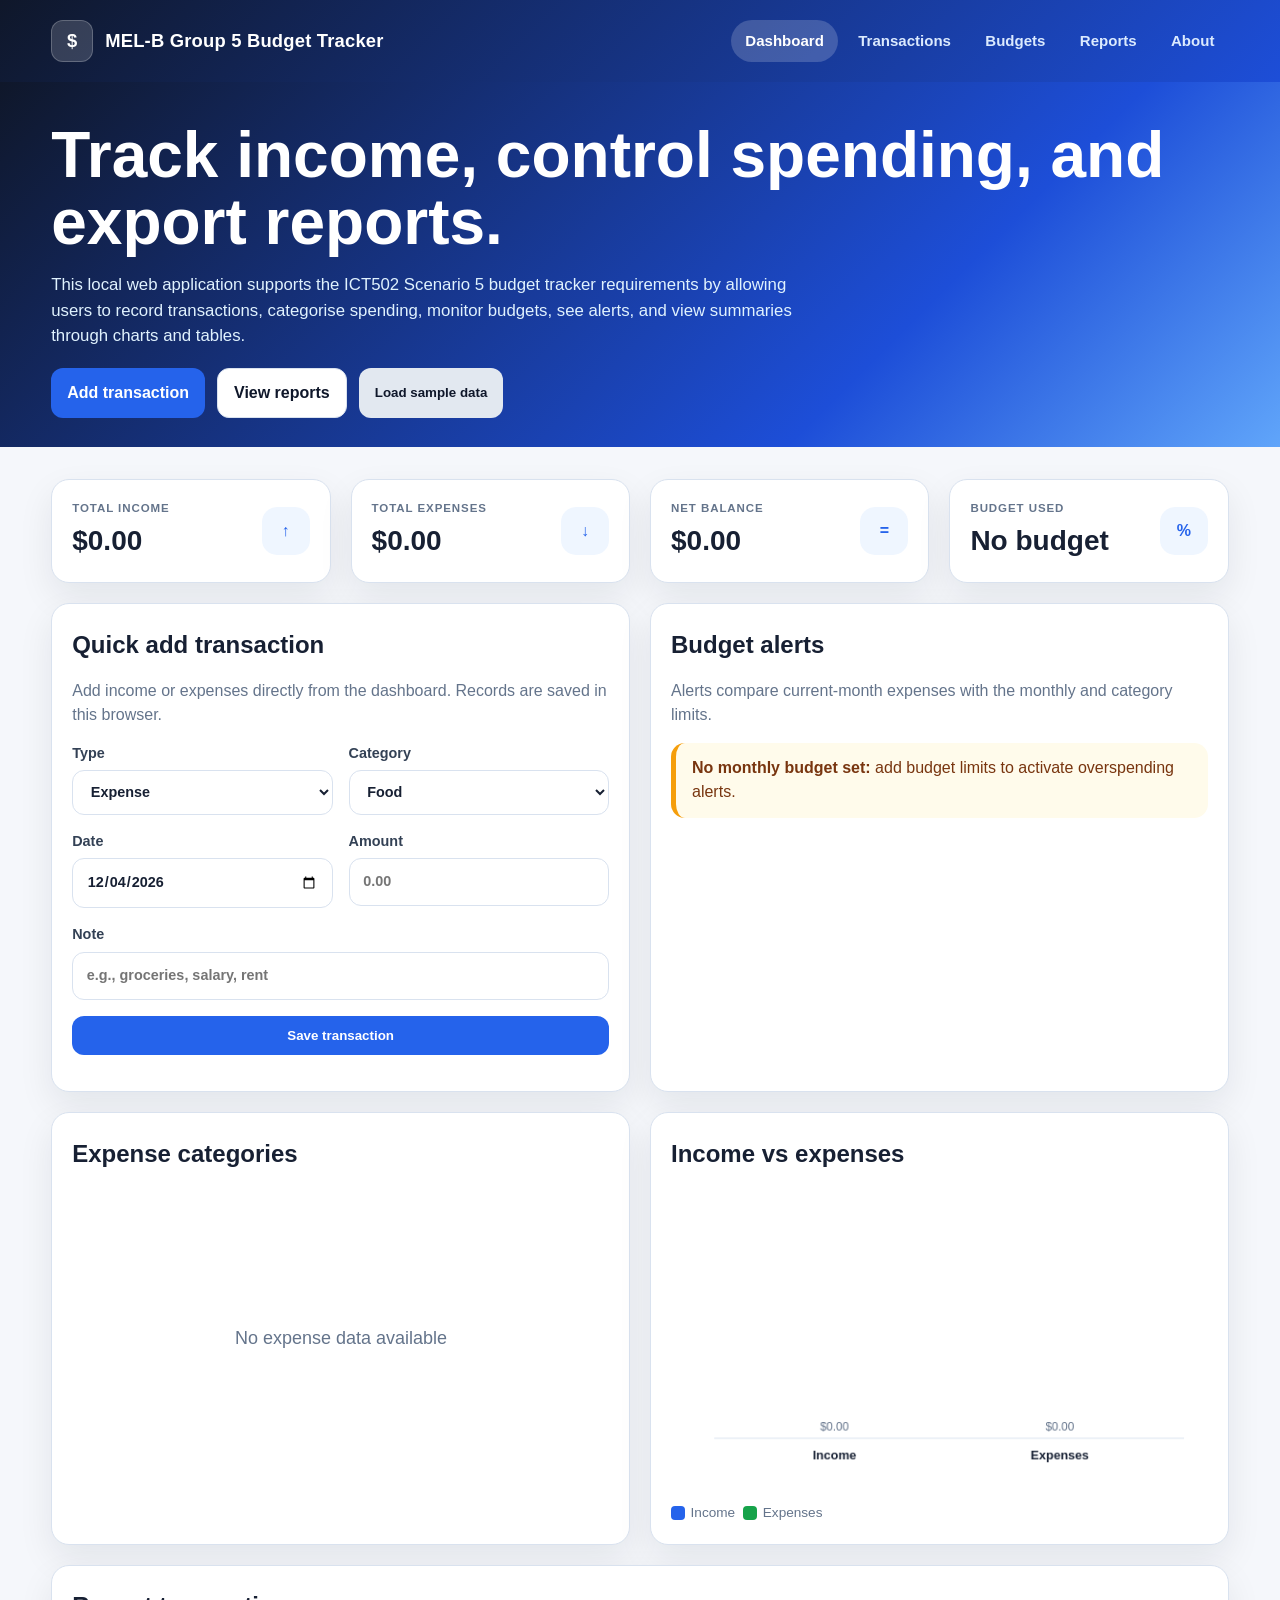
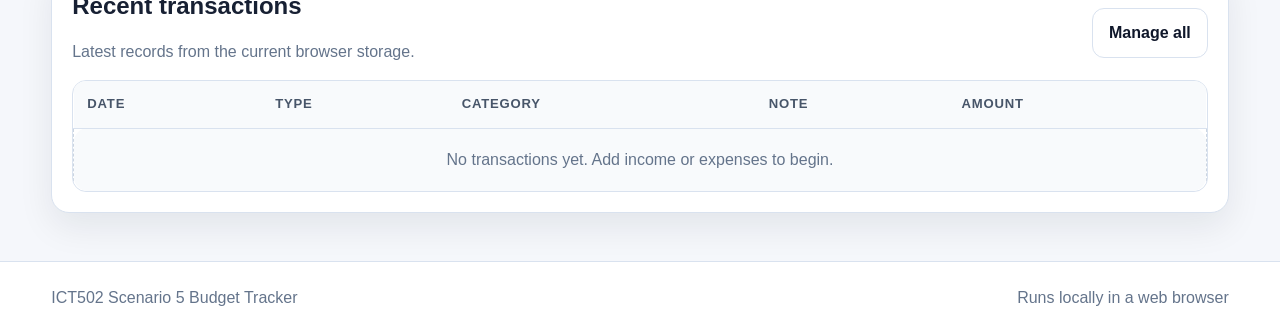
<file: index.html>
<!DOCTYPE html>
<html lang="en">
<head>
  <meta charset="UTF-8">
  <meta name="viewport" content="width=device-width, initial-scale=1.0">
  <title>MEL-B Group 5 | Budget Tracker Dashboard</title>
  <link rel="stylesheet" href="css/styles.css">
</head>
<body data-page="dashboard">
  <a class="skip-link" href="#main">Skip to main content</a>
  <header class="site-header">
    <div class="container navbar">
      <a class="logo" href="index.html"><span class="logo-mark">$</span><span>MEL-B Group 5 Budget Tracker</span></a>
      <nav class="nav-links" aria-label="Main navigation">
        <a href="index.html">Dashboard</a>
        <a href="transactions.html">Transactions</a>
        <a href="budgets.html">Budgets</a>
        <a href="reports.html">Reports</a>
        <a href="about.html">About</a>
      </nav>
    </div>
  </header>
  <section class="hero">
    <div class="container">
      <h1>Track income, control spending, and export reports.</h1>
      <p>This local web application supports the ICT502 Scenario 5 budget tracker requirements by allowing users to record transactions, categorise spending, monitor budgets, see alerts, and view summaries through charts and tables.</p>
      <div class="hero-actions no-print">
        <a class="btn btn-primary" href="transactions.html">Add transaction</a>
        <a class="btn btn-outline" href="reports.html">View reports</a>
        <button class="btn" id="loadSampleData" type="button">Load sample data</button>
      </div>
    </div>
  </section>
  <main class="main" id="main">
    <div class="container grid">
      <section class="grid grid-4" aria-label="Monthly summary cards">
        <article class="card stat"><div><small>Total income</small><strong id="totalIncome">$0.00</strong></div><span class="stat-icon">↑</span></article>
        <article class="card stat"><div><small>Total expenses</small><strong id="totalExpense">$0.00</strong></div><span class="stat-icon">↓</span></article>
        <article class="card stat"><div><small>Net balance</small><strong id="netBalance">$0.00</strong></div><span class="stat-icon">=</span></article>
        <article class="card stat"><div><small>Budget used</small><strong id="budgetUsed">No budget</strong></div><span class="stat-icon">%</span></article>
      </section>

      <section class="grid grid-2">
        <article class="card">
          <h2>Quick add transaction</h2>
          <p>Add income or expenses directly from the dashboard. Records are saved in this browser.</p>
          <form id="quickForm" data-message="#quickMessage">
            <input type="hidden" name="id">
            <div class="form-grid">
              <label>Type
                <select name="type" required>
                  <option value="expense">Expense</option>
                  <option value="income">Income</option>
                </select>
              </label>
              <label>Category
                <select name="category" required></select>
              </label>
              <label>Date
                <input type="date" name="date" required>
              </label>
              <label>Amount
                <input type="number" name="amount" min="0.01" step="0.01" placeholder="0.00" required>
              </label>
            </div>
            <label>Note
              <input type="text" name="note" maxlength="80" placeholder="e.g., groceries, salary, rent">
            </label>
            <button class="btn btn-primary" type="submit">Save transaction</button>
            <div id="quickMessage" aria-live="polite"></div>
          </form>
        </article>
        <article class="card">
          <h2>Budget alerts</h2>
          <p>Alerts compare current-month expenses with the monthly and category limits.</p>
          <div id="alerts"></div>
        </article>
      </section>

      <section class="grid grid-2">
        <article class="card">
          <h2>Expense categories</h2>
          <div class="canvas-box"><canvas id="expensePie" aria-label="Pie chart of expenses by category" role="img"></canvas></div>
          <div class="legend" id="expenseLegend"></div>
        </article>
        <article class="card">
          <h2>Income vs expenses</h2>
          <div class="canvas-box"><canvas id="incomeExpenseBar" aria-label="Bar chart comparing income and expenses" role="img"></canvas></div>
          <div class="legend" id="barLegend"></div>
        </article>
      </section>

      <section class="card">
        <div class="actions" style="justify-content:space-between">
          <div><h2>Recent transactions</h2><p>Latest records from the current browser storage.</p></div>
          <a class="btn btn-outline no-print" href="transactions.html">Manage all</a>
        </div>
        <div class="table-wrap">
          <table>
            <thead><tr><th>Date</th><th>Type</th><th>Category</th><th>Note</th><th>Amount</th></tr></thead>
            <tbody id="recentTableBody"></tbody>
          </table>
        </div>
      </section>
    </div>
  </main>
  <footer class="footer"><div class="container"><span>ICT502 Scenario 5 Budget Tracker</span><span>Runs locally in a web browser</span></div></footer>
  <script src="js/app.js"></script>
</body>
</html>
</file>
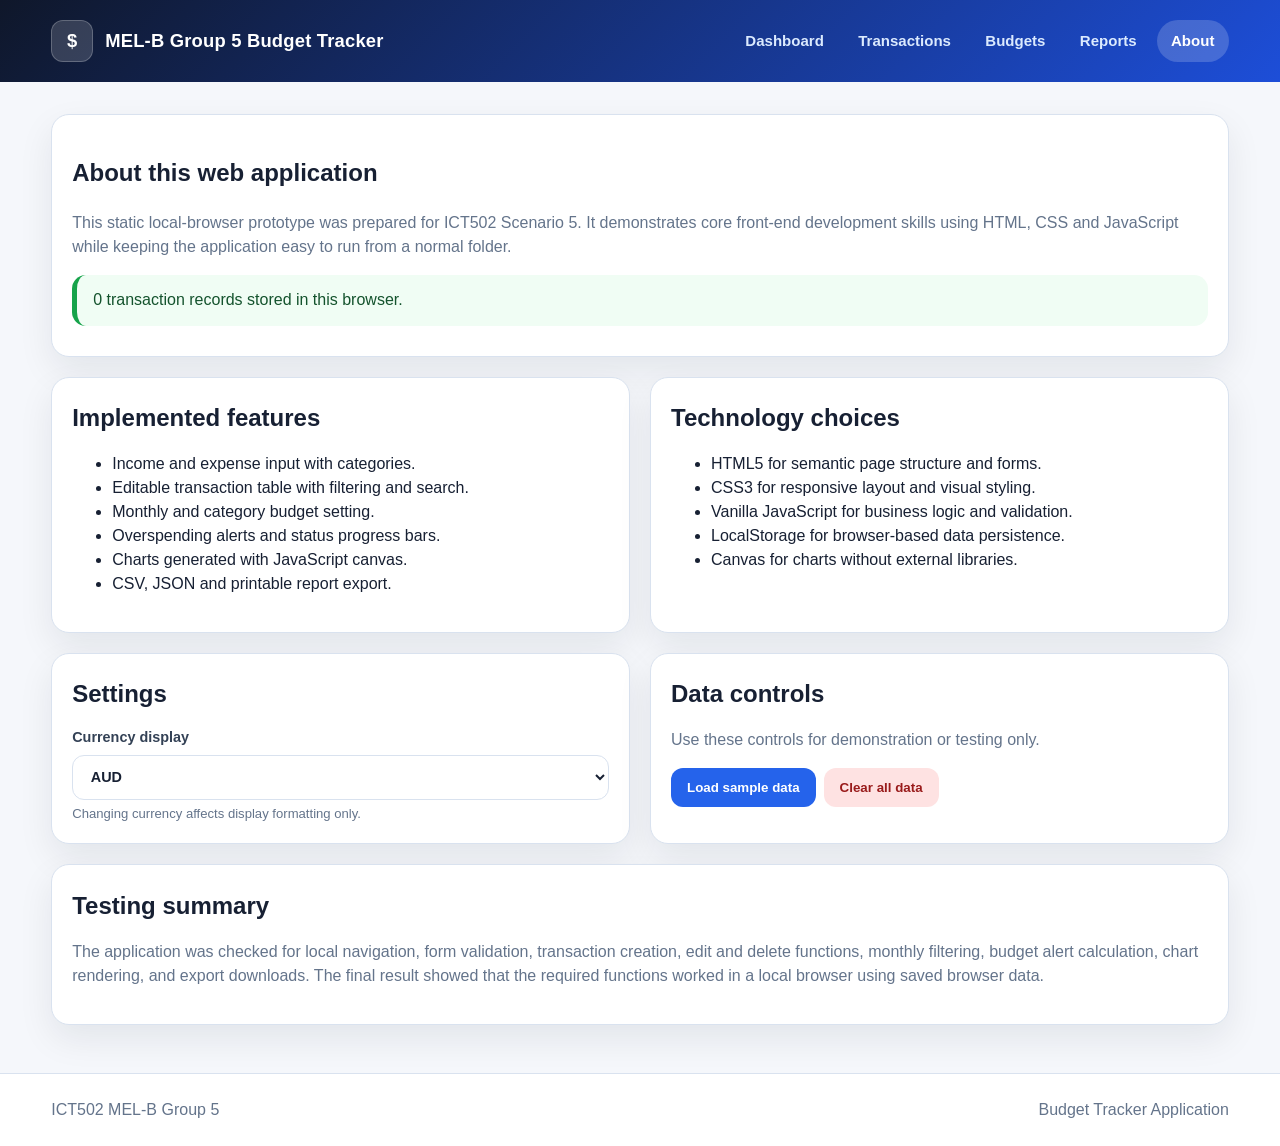
<file: about.html>
<!DOCTYPE html>
<html lang="en">
<head>
  <meta charset="UTF-8">
  <meta name="viewport" content="width=device-width, initial-scale=1.0">
  <title>About | MEL-B Group 5 Budget Tracker</title>
  <link rel="stylesheet" href="css/styles.css">
</head>
<body data-page="about">
  <a class="skip-link" href="#main">Skip to main content</a>
  <header class="site-header"><div class="container navbar"><a class="logo" href="index.html"><span class="logo-mark">$</span><span>MEL-B Group 5 Budget Tracker</span></a><nav class="nav-links" aria-label="Main navigation"><a href="index.html">Dashboard</a><a href="transactions.html">Transactions</a><a href="budgets.html">Budgets</a><a href="reports.html">Reports</a><a href="about.html">About</a></nav></div></header>
  <main class="main" id="main">
    <div class="container grid">
      <section class="card">
        <h1>About this web application</h1>
        <p>This static local-browser prototype was prepared for ICT502 Scenario 5. It demonstrates core front-end development skills using HTML, CSS and JavaScript while keeping the application easy to run from a normal folder.</p>
        <p id="storageStatus" class="alert good"></p>
      </section>
      <section class="grid grid-2">
        <article class="card"><h2>Implemented features</h2><ul><li>Income and expense input with categories.</li><li>Editable transaction table with filtering and search.</li><li>Monthly and category budget setting.</li><li>Overspending alerts and status progress bars.</li><li>Charts generated with JavaScript canvas.</li><li>CSV, JSON and printable report export.</li></ul></article>
        <article class="card"><h2>Technology choices</h2><ul><li>HTML5 for semantic page structure and forms.</li><li>CSS3 for responsive layout and visual styling.</li><li>Vanilla JavaScript for business logic and validation.</li><li>LocalStorage for browser-based data persistence.</li><li>Canvas for charts without external libraries.</li></ul></article>
      </section>
      <section class="grid grid-2">
        <article class="card"><h2>Settings</h2><label>Currency display<select id="currencySelect"><option value="AUD">AUD</option><option value="USD">USD</option><option value="GBP">GBP</option><option value="PKR">PKR</option><option value="EUR">EUR</option></select></label><p class="help">Changing currency affects display formatting only.</p></article>
        <article class="card"><h2>Data controls</h2><p>Use these controls for demonstration or testing only.</p><div class="actions"><button class="btn btn-primary" id="loadSampleData" type="button">Load sample data</button><button class="btn btn-danger" id="clearAllData" type="button">Clear all data</button></div></article>
      </section>
      <section class="card"><h2>Testing summary</h2><p>The application was checked for local navigation, form validation, transaction creation, edit and delete functions, monthly filtering, budget alert calculation, chart rendering, and export downloads. The final result showed that the required functions worked in a local browser using saved browser data.</p></section>
    </div>
  </main>
  <footer class="footer"><div class="container"><span>ICT502 MEL-B Group 5</span><span>Budget Tracker Application</span></div></footer>
  <script src="js/app.js"></script>
</body>
</html>
</file>
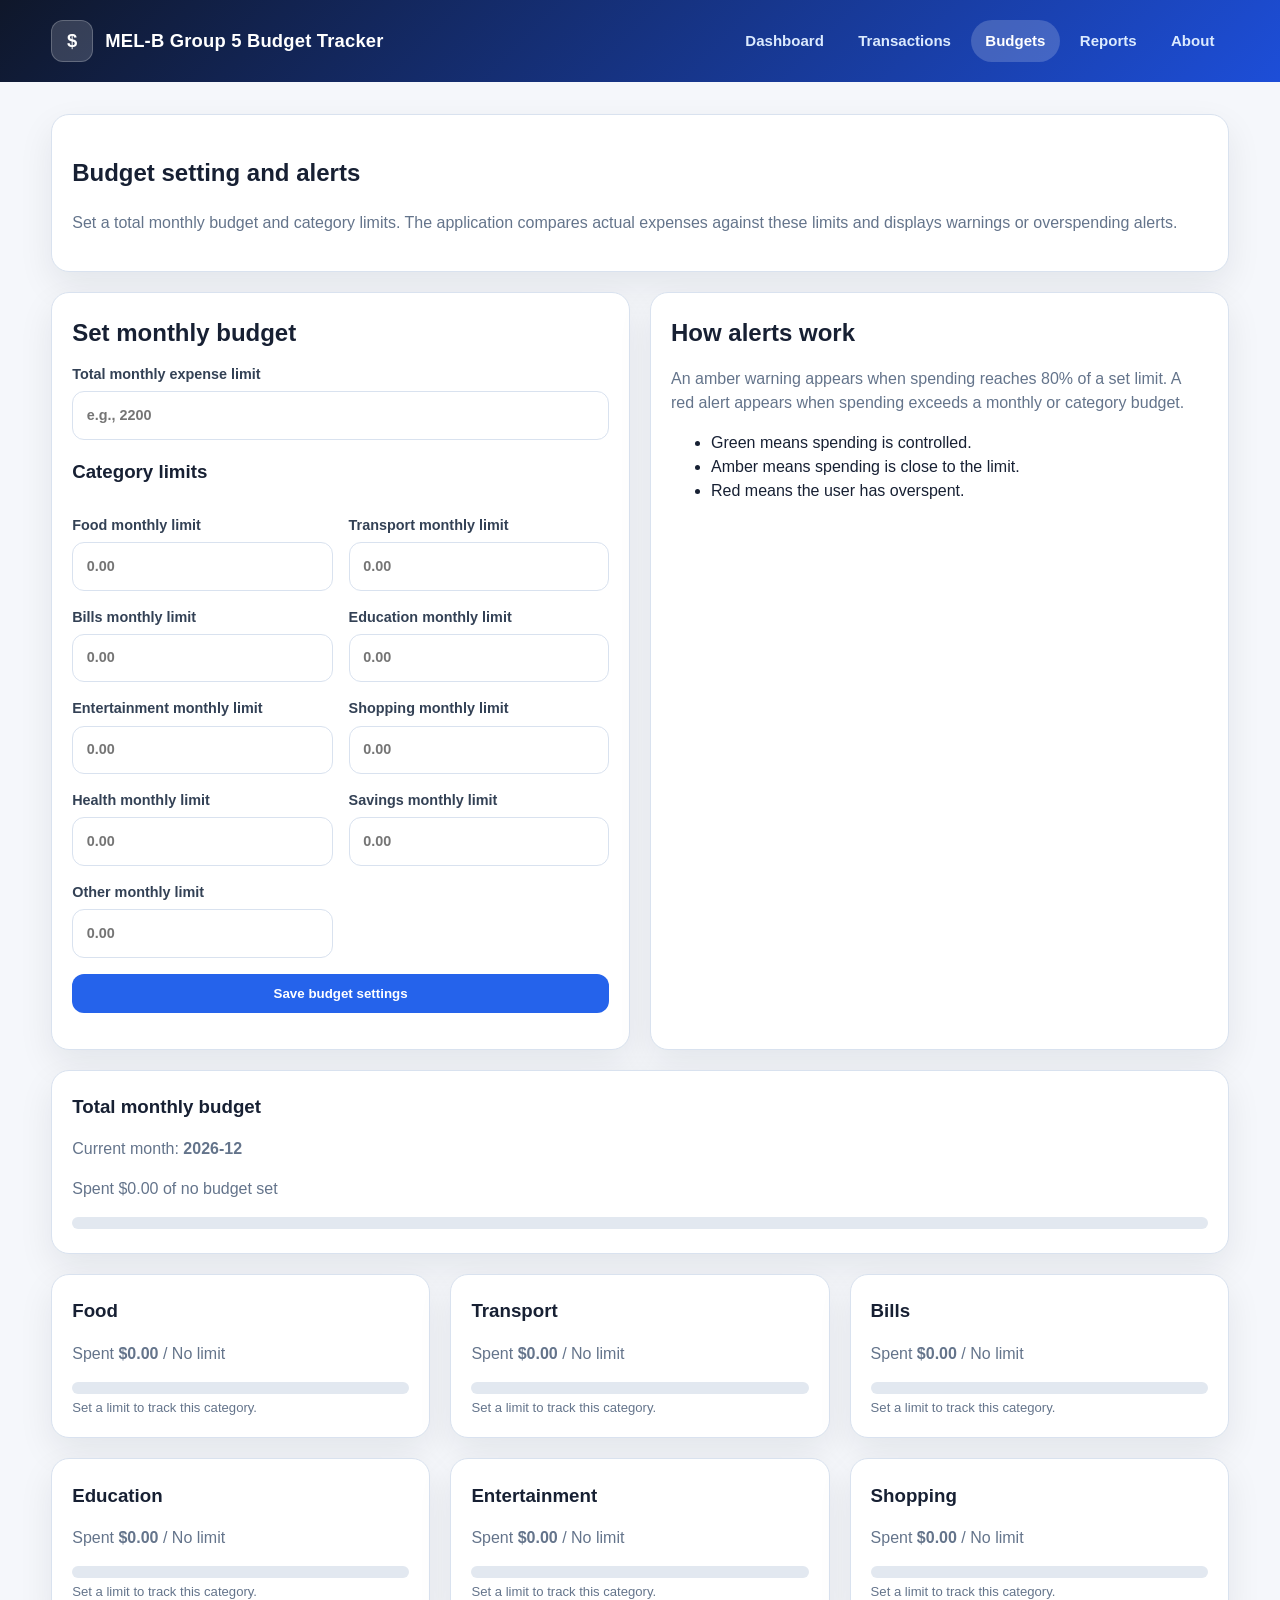
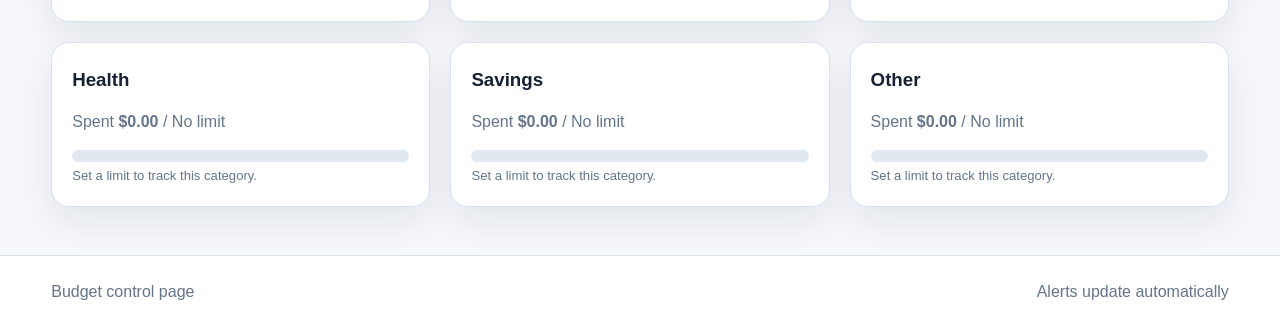
<file: budgets.html>
<!DOCTYPE html>
<html lang="en">
<head>
  <meta charset="UTF-8">
  <meta name="viewport" content="width=device-width, initial-scale=1.0">
  <title>Budgets | MEL-B Group 5 Budget Tracker</title>
  <link rel="stylesheet" href="css/styles.css">
</head>
<body data-page="budgets">
  <a class="skip-link" href="#main">Skip to main content</a>
  <header class="site-header"><div class="container navbar"><a class="logo" href="index.html"><span class="logo-mark">$</span><span>MEL-B Group 5 Budget Tracker</span></a><nav class="nav-links" aria-label="Main navigation"><a href="index.html">Dashboard</a><a href="transactions.html">Transactions</a><a href="budgets.html">Budgets</a><a href="reports.html">Reports</a><a href="about.html">About</a></nav></div></header>
  <main class="main" id="main">
    <div class="container grid">
      <section class="card">
        <h1>Budget setting and alerts</h1>
        <p>Set a total monthly budget and category limits. The application compares actual expenses against these limits and displays warnings or overspending alerts.</p>
      </section>
      <section class="grid grid-2">
        <article class="card">
          <h2>Set monthly budget</h2>
          <form id="budgetForm">
            <label>Total monthly expense limit
              <input type="number" min="0" step="0.01" name="monthlyBudget" placeholder="e.g., 2200">
            </label>
            <h3>Category limits</h3>
            <div class="form-grid" id="categoryBudgetFields"></div>
            <button class="btn btn-primary" type="submit">Save budget settings</button>
            <div id="budgetMessage" aria-live="polite"></div>
          </form>
        </article>
        <article class="card">
          <h2>How alerts work</h2>
          <p>An amber warning appears when spending reaches 80% of a set limit. A red alert appears when spending exceeds a monthly or category budget.</p>
          <ul>
            <li>Green means spending is controlled.</li>
            <li>Amber means spending is close to the limit.</li>
            <li>Red means the user has overspent.</li>
          </ul>
        </article>
      </section>
      <section id="budgetStatus" class="grid"></section>
    </div>
  </main>
  <footer class="footer"><div class="container"><span>Budget control page</span><span>Alerts update automatically</span></div></footer>
  <script src="js/app.js"></script>
</body>
</html>
</file>
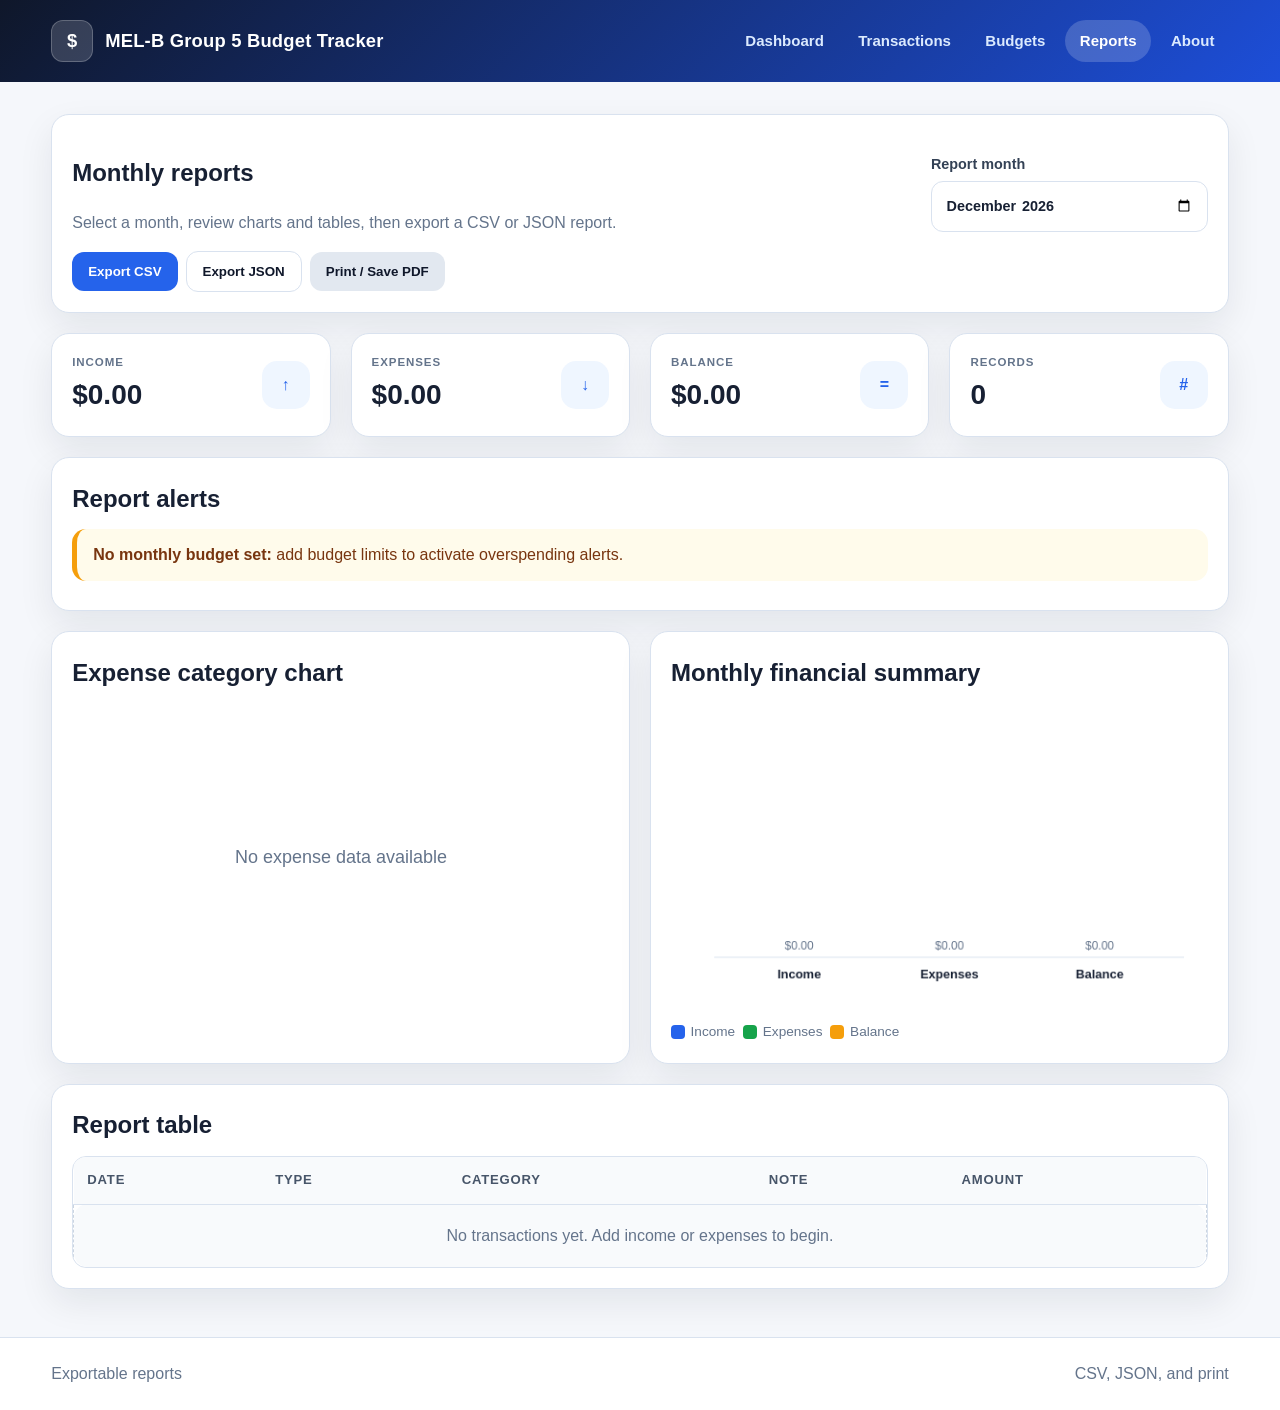
<file: reports.html>
<!DOCTYPE html>
<html lang="en">
<head>
  <meta charset="UTF-8">
  <meta name="viewport" content="width=device-width, initial-scale=1.0">
  <title>Reports | MEL-B Group 5 Budget Tracker</title>
  <link rel="stylesheet" href="css/styles.css">
</head>
<body data-page="reports">
  <a class="skip-link" href="#main">Skip to main content</a>
  <header class="site-header"><div class="container navbar"><a class="logo" href="index.html"><span class="logo-mark">$</span><span>MEL-B Group 5 Budget Tracker</span></a><nav class="nav-links" aria-label="Main navigation"><a href="index.html">Dashboard</a><a href="transactions.html">Transactions</a><a href="budgets.html">Budgets</a><a href="reports.html">Reports</a><a href="about.html">About</a></nav></div></header>
  <main class="main" id="main">
    <div class="container grid">
      <section class="card">
        <div class="actions" style="justify-content:space-between">
          <div><h1>Monthly reports</h1><p>Select a month, review charts and tables, then export a CSV or JSON report.</p></div>
          <label class="no-print">Report month
            <input type="month" id="reportMonth">
          </label>
        </div>
        <div class="actions no-print">
          <button class="btn btn-primary" id="exportCsv" type="button">Export CSV</button>
          <button class="btn btn-outline" id="exportJson" type="button">Export JSON</button>
          <button class="btn" id="printReport" type="button">Print / Save PDF</button>
        </div>
      </section>
      <section class="grid grid-4" aria-label="Report summary cards">
        <article class="card stat"><div><small>Income</small><strong id="reportIncome">$0.00</strong></div><span class="stat-icon">↑</span></article>
        <article class="card stat"><div><small>Expenses</small><strong id="reportExpense">$0.00</strong></div><span class="stat-icon">↓</span></article>
        <article class="card stat"><div><small>Balance</small><strong id="reportBalance">$0.00</strong></div><span class="stat-icon">=</span></article>
        <article class="card stat"><div><small>Records</small><strong id="reportTransactions">0</strong></div><span class="stat-icon">#</span></article>
      </section>
      <section class="card"><h2>Report alerts</h2><div id="reportAlerts"></div></section>
      <section class="grid grid-2">
        <article class="card"><h2>Expense category chart</h2><div class="canvas-box"><canvas id="reportPie" aria-label="Report pie chart" role="img"></canvas></div><div class="legend" id="reportLegend"></div></article>
        <article class="card"><h2>Monthly financial summary</h2><div class="canvas-box"><canvas id="reportBar" aria-label="Report bar chart" role="img"></canvas></div><div class="legend" id="reportBarLegend"></div></article>
      </section>
      <section class="card">
        <h2>Report table</h2>
        <div class="table-wrap"><table><thead><tr><th>Date</th><th>Type</th><th>Category</th><th>Note</th><th>Amount</th></tr></thead><tbody id="reportTableBody"></tbody></table></div>
      </section>
    </div>
  </main>
  <footer class="footer"><div class="container"><span>Exportable reports</span><span>CSV, JSON, and print</span></div></footer>
  <script src="js/app.js"></script>
</body>
</html>
</file>
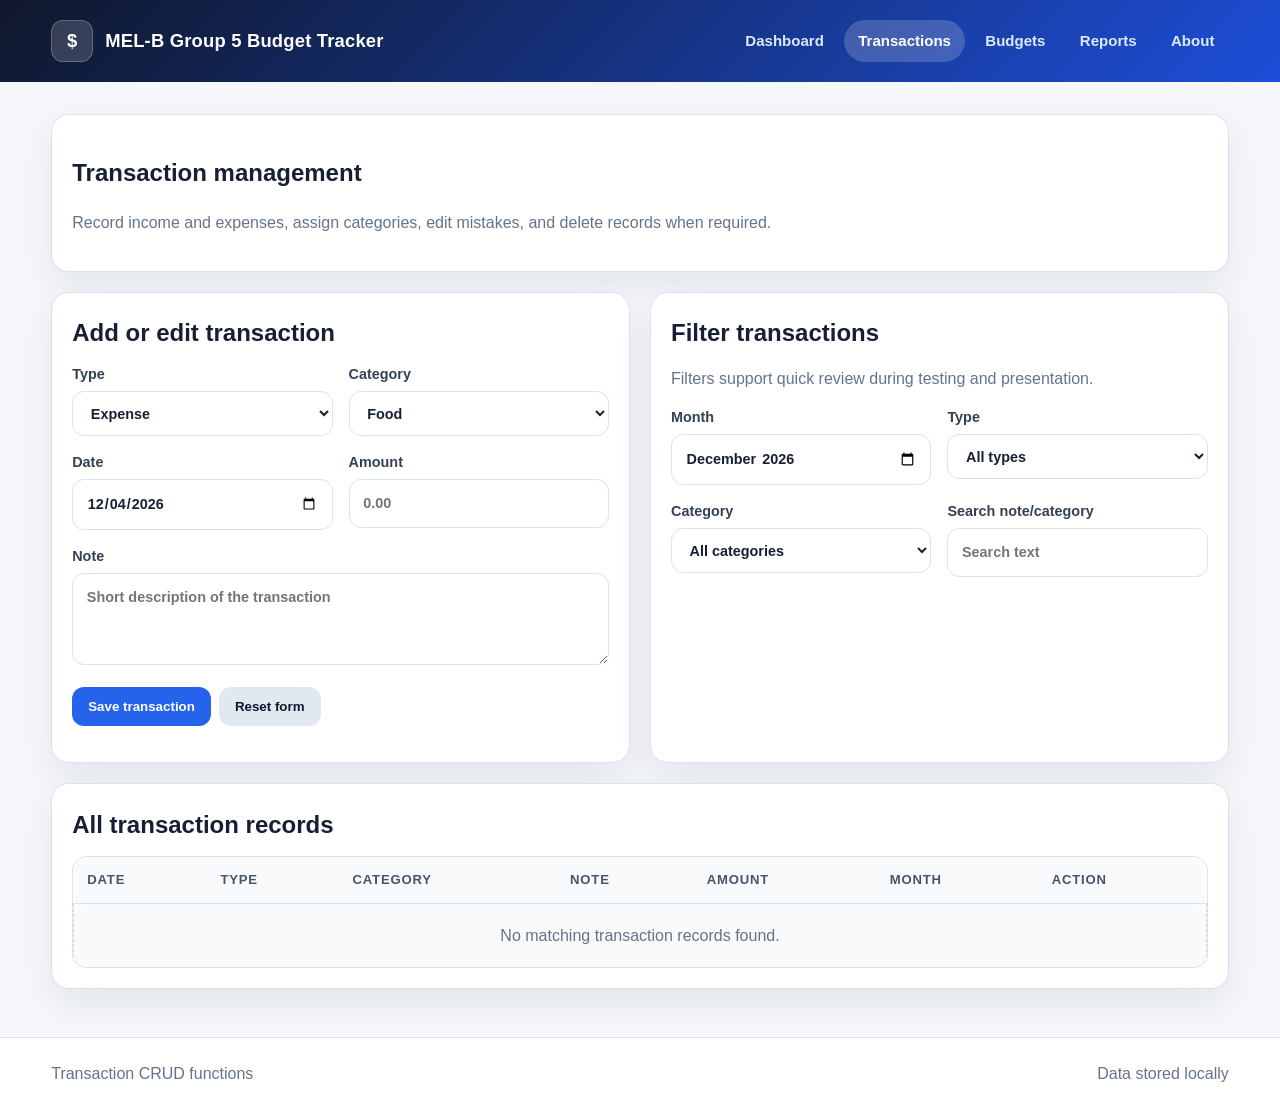
<file: transactions.html>
<!DOCTYPE html>
<html lang="en">
<head>
  <meta charset="UTF-8">
  <meta name="viewport" content="width=device-width, initial-scale=1.0">
  <title>Transactions | MEL-B Group 5 Budget Tracker</title>
  <link rel="stylesheet" href="css/styles.css">
</head>
<body data-page="transactions">
  <a class="skip-link" href="#main">Skip to main content</a>
  <header class="site-header"><div class="container navbar"><a class="logo" href="index.html"><span class="logo-mark">$</span><span>MEL-B Group 5 Budget Tracker</span></a><nav class="nav-links" aria-label="Main navigation"><a href="index.html">Dashboard</a><a href="transactions.html">Transactions</a><a href="budgets.html">Budgets</a><a href="reports.html">Reports</a><a href="about.html">About</a></nav></div></header>
  <main class="main" id="main">
    <div class="container grid">
      <section class="card">
        <h1>Transaction management</h1>
        <p>Record income and expenses, assign categories, edit mistakes, and delete records when required.</p>
      </section>
      <section class="grid grid-2">
        <article class="card">
          <h2>Add or edit transaction</h2>
          <form id="transactionForm" data-message="#formMessage">
            <input type="hidden" name="id">
            <div class="form-grid">
              <label>Type
                <select name="type" id="type" required>
                  <option value="expense">Expense</option>
                  <option value="income">Income</option>
                </select>
              </label>
              <label>Category
                <select name="category" id="category" data-category-select data-type-target="#type" required></select>
              </label>
              <label>Date
                <input type="date" name="date" required>
              </label>
              <label>Amount
                <input type="number" name="amount" min="0.01" step="0.01" placeholder="0.00" required>
              </label>
            </div>
            <label>Note
              <textarea name="note" rows="3" maxlength="120" placeholder="Short description of the transaction"></textarea>
            </label>
            <div class="actions"><button class="btn btn-primary" type="submit">Save transaction</button><button class="btn" type="reset">Reset form</button></div>
            <div id="formMessage" aria-live="polite"></div>
          </form>
        </article>
        <article class="card">
          <h2>Filter transactions</h2>
          <p>Filters support quick review during testing and presentation.</p>
          <div class="form-grid">
            <label>Month
              <input type="month" id="filterMonth">
            </label>
            <label>Type
              <select id="filterType"><option value="">All types</option><option value="income">Income</option><option value="expense">Expense</option></select>
            </label>
            <label>Category
              <select id="filterCategory"><option value="">All categories</option><option>Food</option><option>Transport</option><option>Bills</option><option>Education</option><option>Entertainment</option><option>Shopping</option><option>Health</option><option>Savings</option><option>Salary</option><option>Freelance</option><option>Gift</option><option>Investment</option><option>Other</option></select>
            </label>
            <label>Search note/category
              <input type="search" id="searchText" placeholder="Search text">
            </label>
          </div>
        </article>
      </section>
      <section class="card">
        <h2>All transaction records</h2>
        <div class="table-wrap">
          <table>
            <thead><tr><th>Date</th><th>Type</th><th>Category</th><th>Note</th><th>Amount</th><th>Month</th><th class="no-print">Action</th></tr></thead>
            <tbody id="transactionsTableBody"></tbody>
          </table>
        </div>
      </section>
    </div>
  </main>
  <footer class="footer"><div class="container"><span>Transaction CRUD functions</span><span>Data stored locally</span></div></footer>
  <script src="js/app.js"></script>
</body>
</html>
</file>
<file: css/styles.css>
:root{
  --bg:#f5f7fb;
  --panel:#ffffff;
  --text:#172033;
  --muted:#64748b;
  --line:#d9e2ef;
  --primary:#2563eb;
  --primary-dark:#1e40af;
  --good:#16a34a;
  --bad:#dc2626;
  --warn:#f59e0b;
  --shadow:0 14px 35px rgba(15,23,42,.08);
  --radius:18px;
}
*{box-sizing:border-box}
body{
  margin:0;
  font-family:Arial, Helvetica, sans-serif;
  background:var(--bg);
  color:var(--text);
  line-height:1.5;
}
a{color:inherit;text-decoration:none}
.skip-link{position:absolute;left:-999px;top:auto;background:#111827;color:white;padding:.75rem 1rem;z-index:20;border-radius:8px}
.skip-link:focus{left:1rem;top:1rem}
.site-header{
  background:linear-gradient(135deg,#0f172a,#1d4ed8);
  color:white;
  padding:1.25rem 0;
}
.container{width:min(1180px,92%);margin:0 auto}
.navbar{display:flex;justify-content:space-between;gap:1rem;align-items:center;flex-wrap:wrap}
.logo{display:flex;align-items:center;gap:.75rem;font-weight:800;font-size:1.15rem;letter-spacing:.2px}
.logo-mark{display:inline-grid;place-items:center;width:42px;height:42px;border-radius:12px;background:rgba(255,255,255,.16);border:1px solid rgba(255,255,255,.22)}
.nav-links{display:flex;gap:.35rem;flex-wrap:wrap}
.nav-links a{padding:.6rem .9rem;border-radius:999px;color:#dbeafe;font-weight:700;font-size:.94rem}
.nav-links a:hover,.nav-links a.active{background:rgba(255,255,255,.18);color:white}
.hero{padding:2.5rem 0 1.8rem;background:linear-gradient(135deg,#0f172a 0%,#1d4ed8 70%,#60a5fa 100%);color:white}
.hero h1{font-size:clamp(2rem,5vw,4rem);line-height:1.05;margin:0 0 1rem}
.hero p{max-width:780px;font-size:1.05rem;color:#e0f2fe;margin:0 0 1.25rem}
.hero-actions{display:flex;gap:.75rem;flex-wrap:wrap}
.main{padding:2rem 0 3rem}
.grid{display:grid;gap:1.25rem}
.grid-2{grid-template-columns:repeat(2,minmax(0,1fr))}
.grid-3{grid-template-columns:repeat(3,minmax(0,1fr))}
.grid-4{grid-template-columns:repeat(4,minmax(0,1fr))}
.card{
  background:var(--panel);
  border:1px solid var(--line);
  border-radius:var(--radius);
  box-shadow:var(--shadow);
  padding:1.25rem;
}
.card h2,.card h3{margin:.15rem 0 .8rem}
.card p{color:var(--muted)}
.stat{display:flex;align-items:center;justify-content:space-between;gap:1rem}
.stat small{display:block;color:var(--muted);font-weight:700;text-transform:uppercase;letter-spacing:.08em;font-size:.72rem}
.stat strong{display:block;font-size:1.75rem;margin-top:.2rem}
.stat-icon{width:48px;height:48px;border-radius:15px;display:grid;place-items:center;background:#eff6ff;color:var(--primary);font-weight:900}
.positive{color:var(--good)}.negative{color:var(--bad)}.warning{color:var(--warn)}
.btn{
  border:0;
  border-radius:12px;
  padding:.75rem 1rem;
  font-weight:800;
  cursor:pointer;
  display:inline-flex;
  justify-content:center;
  align-items:center;
  gap:.45rem;
  background:#e2e8f0;
  color:#0f172a;
}
.btn:hover{filter:brightness(.97)}
.btn-primary{background:var(--primary);color:white}
.btn-primary:hover{background:var(--primary-dark)}
.btn-danger{background:#fee2e2;color:#991b1b}.btn-good{background:#dcfce7;color:#166534}.btn-outline{background:white;border:1px solid var(--line)}
.actions{display:flex;gap:.5rem;flex-wrap:wrap;align-items:center}
form{display:grid;gap:1rem}
.form-grid{display:grid;grid-template-columns:repeat(2,minmax(0,1fr));gap:1rem}
label{font-weight:800;font-size:.9rem;color:#334155}
input,select,textarea{
  width:100%;margin-top:.35rem;border:1px solid var(--line);border-radius:12px;padding:.78rem .85rem;font:inherit;background:white;color:var(--text)
}
input:focus,select:focus,textarea:focus{outline:3px solid #bfdbfe;border-color:#3b82f6}
.help{font-size:.82rem;color:var(--muted);margin:.25rem 0 0}
.table-wrap{overflow:auto;border:1px solid var(--line);border-radius:14px;background:white}
table{width:100%;border-collapse:collapse;min-width:720px}
th,td{padding:.85rem;border-bottom:1px solid var(--line);text-align:left;vertical-align:middle}
th{background:#f8fafc;font-size:.82rem;text-transform:uppercase;letter-spacing:.06em;color:#475569}
tr:last-child td{border-bottom:0}
.badge{display:inline-flex;align-items:center;border-radius:999px;padding:.25rem .55rem;font-weight:800;font-size:.78rem;background:#e2e8f0;color:#334155}
.badge.income{background:#dcfce7;color:#166534}.badge.expense{background:#fee2e2;color:#991b1b}
.alert{border-left:5px solid var(--warn);background:#fffbeb;color:#78350f;border-radius:14px;padding:.85rem 1rem;margin:.6rem 0}
.alert.danger{border-left-color:var(--bad);background:#fef2f2;color:#7f1d1d}.alert.good{border-left-color:var(--good);background:#f0fdf4;color:#14532d}
.progress{height:12px;background:#e2e8f0;border-radius:999px;overflow:hidden;margin:.4rem 0 .25rem}
.progress span{display:block;height:100%;background:var(--primary);width:0}
.progress span.warn{background:var(--warn)}.progress span.danger{background:var(--bad)}.progress span.good{background:var(--good)}
.canvas-box{min-height:280px;display:grid;place-items:center}
canvas{max-width:100%;height:auto}
.legend{display:flex;gap:.5rem;flex-wrap:wrap;margin-top:.75rem}
.legend-item{display:flex;align-items:center;gap:.35rem;font-size:.85rem;color:var(--muted)}
.swatch{display:inline-block;width:14px;height:14px;border-radius:4px}
.empty{padding:1.2rem;text-align:center;color:var(--muted);background:#f8fafc;border:1px dashed #cbd5e1;border-radius:14px}
.footer{padding:1.5rem 0;color:#64748b;border-top:1px solid var(--line);background:white}
.footer .container{display:flex;justify-content:space-between;gap:1rem;flex-wrap:wrap}
.kbd{font-family:monospace;background:#e2e8f0;border-radius:6px;padding:.1rem .35rem}
@media (max-width:850px){
  .grid-2,.grid-3,.grid-4,.form-grid{grid-template-columns:1fr}
  .navbar{align-items:flex-start}.nav-links{width:100%}
  .nav-links a{background:rgba(255,255,255,.08)}
}
@media print{
  .site-header,.hero,.footer,.no-print,.actions button,.actions a,.btn{display:none!important}
  body{background:white}.card{box-shadow:none;border:1px solid #ddd}.main{padding:0}.container{width:100%}
}
</file>
